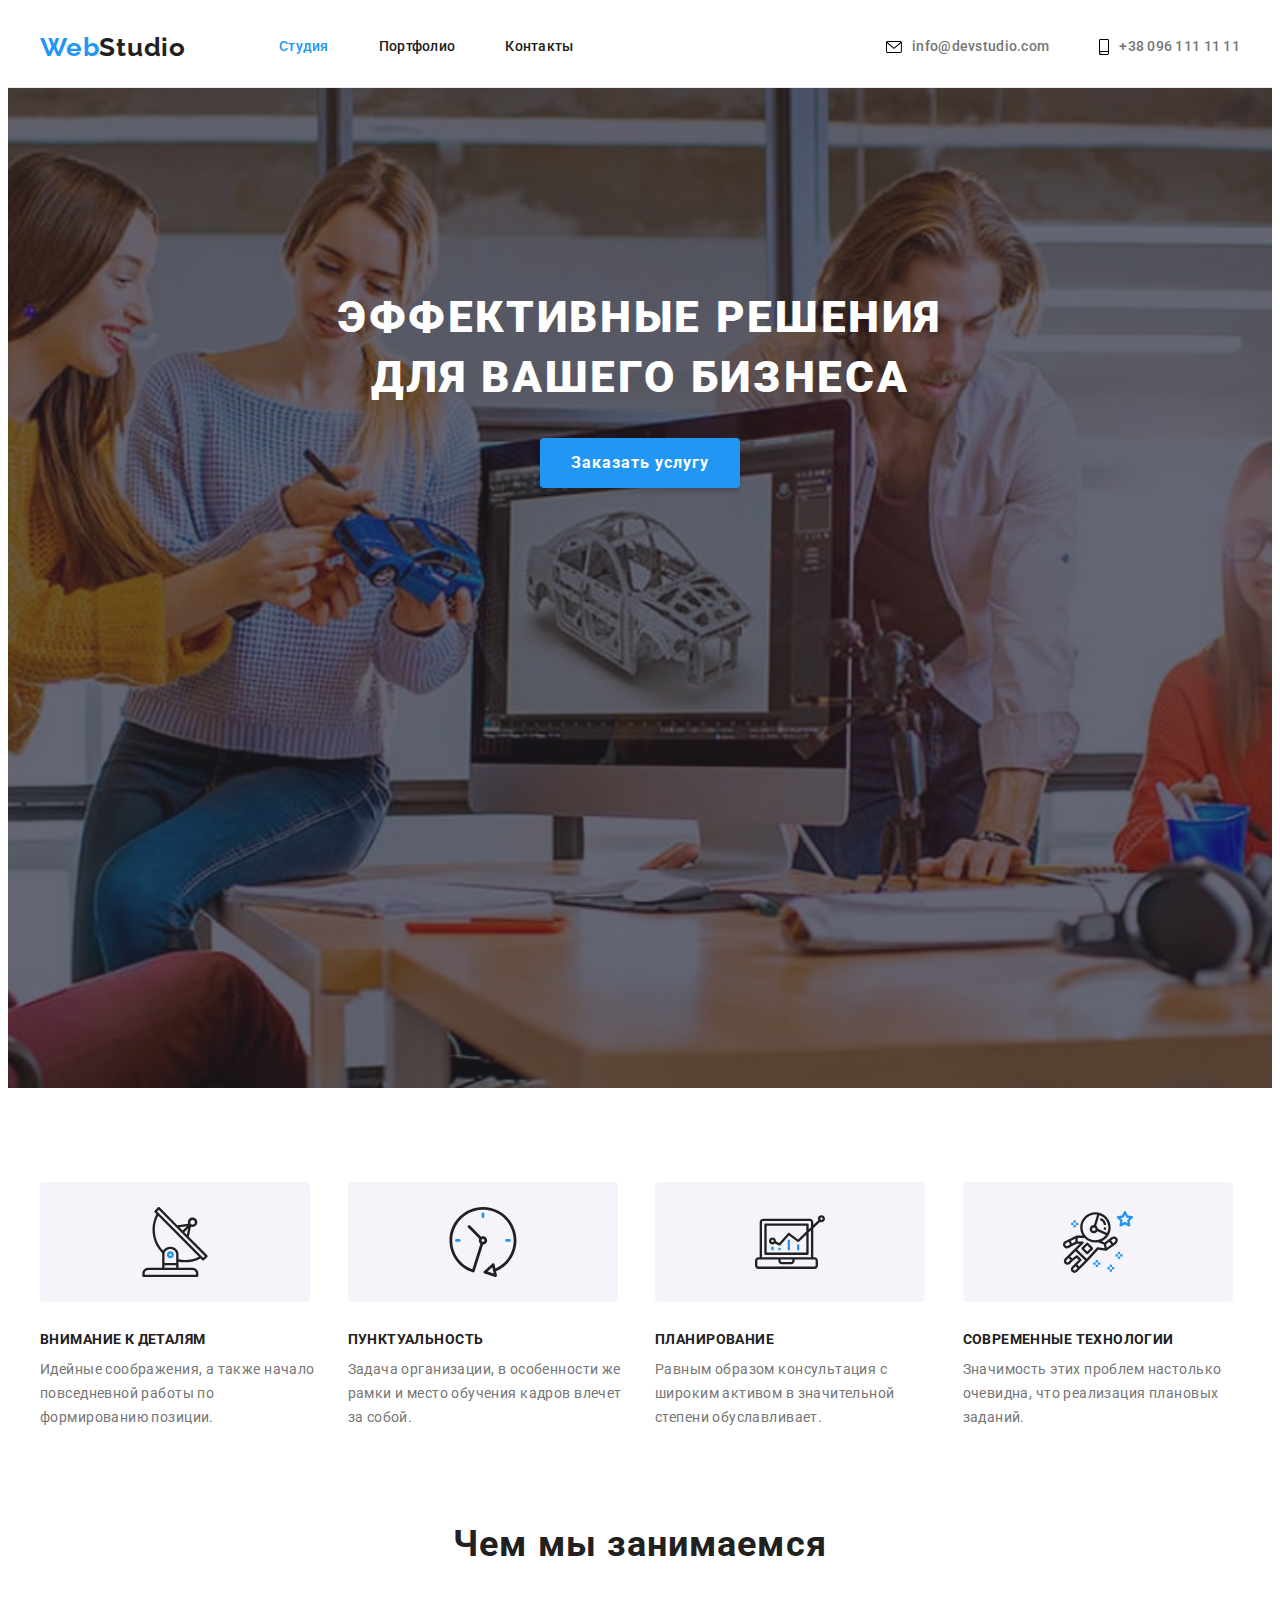
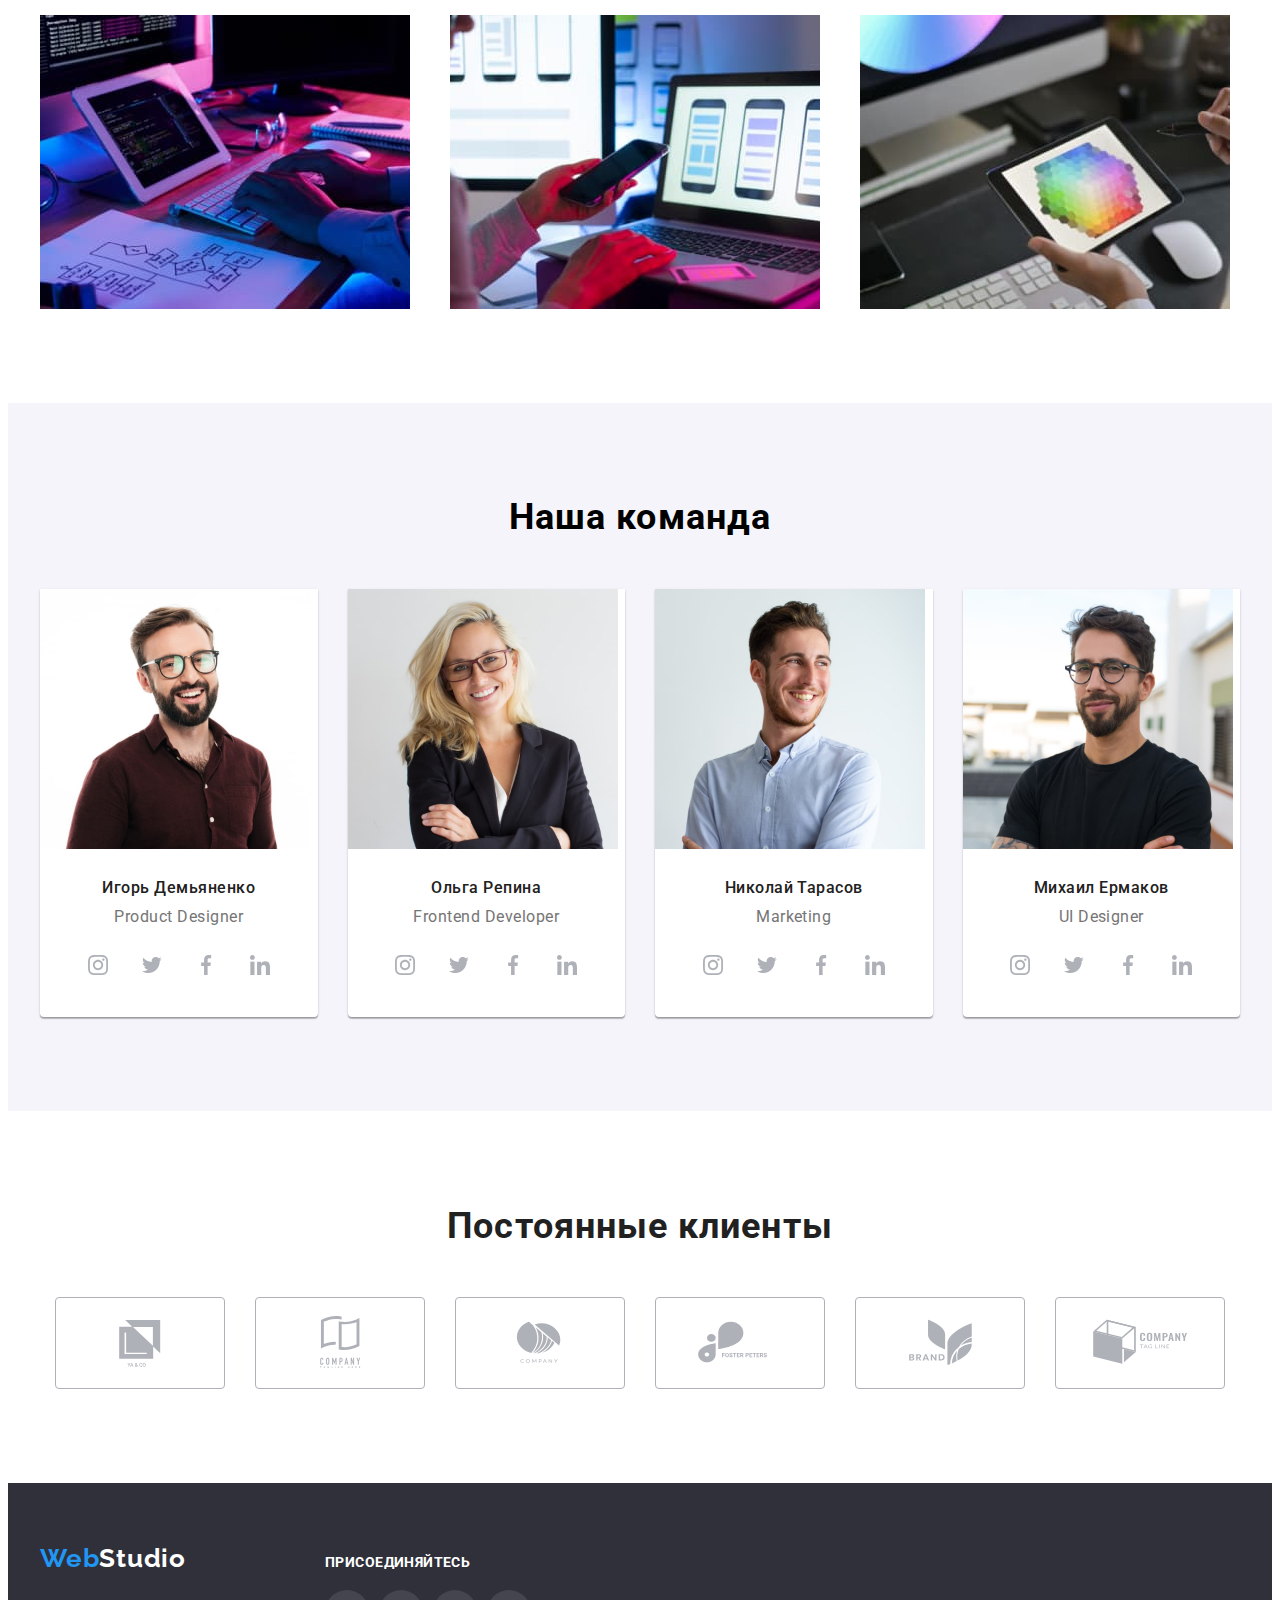
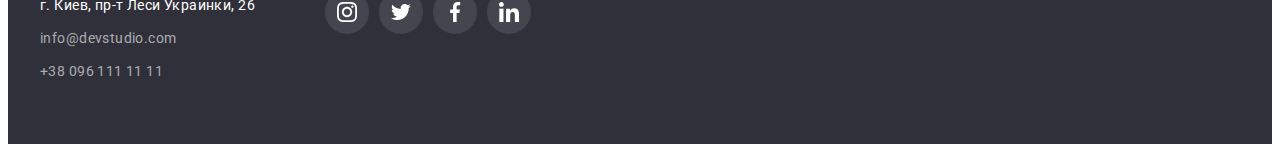
<file: index.html>
<!DOCTYPE html>
<html lang="ru">
<head>
    <meta charset="UTF-8">
    <meta http-equiv="X-UA-Compatible" content="IE=edge">
    <meta name="viewport" content="width=device-width, initial-scale=1.0">
    <link rel="preconnect" href="https://fonts.googleapis.com" />
    <link rel="preconnect" href="https://fonts.gstatic.com" crossorigin />
    <link href="https://fonts.googleapis.com/css2?family=Roboto:wght@400;500;700;900&family=Raleway:wght@700&display=swap"
        rel="stylesheet" 
    />
    <title>WebStudio Main</title>
    <link rel="stylesheet" href="https://cdnjs.cloudflare.com/ajax/libs/modern-normalize/1.1.0/modern-normalize.min.css"
        integrity="sha512-wpPYUAdjBVSE4KJnH1VR1HeZfpl1ub8YT/NKx4PuQ5NmX2tKuGu6U/JRp5y+Y8XG2tV+wKQpNHVUX03MfMFn9Q=="
        crossorigin="anonymous" referrerpolicy="no-referrer" />
    <link rel="stylesheet" href="./styles.css" />
</head>
    <body>
    <!--Section 1 header--> 
    <header class="header">
        <div class="container">
            <a class="header-logo link" href="./index.html">Web<span class="header-logo-a">Studio</span></a>
            <nav class="header-nav">
                <ul class="header-list list">
                    <li class="header-item"><a class="header-item link current" href="./index.html">Студия</a></li>
                    <li class="header-item"><a class="header-item link" href="./portfolio.html">Портфолио</a></li>
                    <li class="header-item"><a class="header-item link" href="">Контакты</a></li>
                </ul>
            </nav>
            <div class="header-contacts">
                <a class="header-link link" href="mailto:info@devstudio.com">
                    <svg class="header-icon" width="16" height="12">
                        <use href="./images/icons/symbol-defs.svg#icon-envelope"></use>
                    </svg>
                    info@devstudio.com</a>
                <a class="header-link link" href="tel:+380961111111">
                    <svg class="header-icon" width="10" height="16">
                        <use href="./images/icons/symbol-defs.svg#icon-smartphone"></use>
                    </svg>
                    +38 096 111 11 11</a>
            </div>
        </div>
    </header>
    <main>
    <!--Section 2 hero -->
        <section class="hero">
            <div class="container">
            <div class="hero-pic">   
            <h1 class="hero-title">Эффективные решения для вашего бизнеса</h1>
                <button type="button" class="hero-btn btn">Заказать услугу</button>
            </div>
            </div>
        </section>
    <!--Section 3 benefits -->
        <section class="benefits section">
            <div class="container">
            <ul class="benefits-list list">
                <li class="benefits-item">
                    <div class="benefits-icons">
                    <svg class="benefits-icon">
                        <use href="./images/icons/symbol-defs.svg#icon-antenna"></use>
                    </svg>
                    </div>
                    <p class="benefits-item-up">Внимание к деталям</p>
                    <p class="benefits-item-low">Идейные соображения, а также начало повседневной работы по формированию позиции.</p>
                </li>
                <li class="benefits-item">
                    <div class="benefits-icons">
                    <svg class="benefits-icon">
                        <use href="./images/icons/symbol-defs.svg#icon-clock"></use>
                    </svg>
                    </div>
                    <p class="benefits-item-up">Пунктуальность</p>
                    <p class="benefits-item-low">Задача организации, в особенности же рамки и место обучения кадров влечет за собой.</p>
                </li>
                <li class="benefits-item">
                    <div class="benefits-icons">
                    <svg class="benefits-icon">
                        <use href="./images/icons/symbol-defs.svg#icon-diagram"></use>
                    </svg>
                    </div>
                    <p class="benefits-item-up">Планирование</p>
                    <p class="benefits-item-low">Равным образом консультация с широким активом в значительной степени обуславливает.</p>
                </li>
                <li class="benefits-item">
                    <div class="benefits-icons">
                    <svg class="benefits-icon">
                        <use href="./images/icons/symbol-defs.svg#icon-astronaut"></use>
                    </svg>
                    </div>
                    <p class="benefits-item-up">Современные технологии</p>
                    <p class="benefits-item-low">Значимость этих проблем настолько очевидна, что реализация плановых заданий.</p>
                </li>
            </ul>
            </div>
        </section>
    <!--Section 4 what-we-do -->
        <section class="we-do section">
            <div class="container">
            <h2 class="we-do-title">Чем мы занимаемся</h2>
            <ul class="we-do-list">
                <li class="we-do-item list"><img src="./images/we-do-1.jpg" alt="десктопный приложения" width="370"></li>
                <li class="we-do-item list"><img src="./images/we-do-2.jpg" alt="мобильные приложения" width="370"></li>
                <li class="we-do-item list"><img src="./images/we-do-3.jpg" alt="дизайнерские решения" width="370"></li>
            </ul>
            </div>
        </section>
    <!--Section 5 our-team -->
        <section class="our-team section">
            <div class="container">
            <h2 class="our-team-title">Наша команда</h2>
            <ul class="our-team-list list">
                <li class="our-team-item">
                    <img src="./images/team-1.jpg" alt="" width="270">
                    <div class="our-team-name"> 
                    <h3 class="our-team-item-up">Игорь Демьяненко</p>
                    <p class="our-team-item-low" lang="en">Product Designer</p>
                    <ul class="team-social-list list ">
                        <li class="team-social-item">
                            <a href="" class="team-social-link link">
                                <svg class="team-social-icon" width="20" height="20">
                                    <use href="./images/icons/symbol-defs.svg#icon-instagram"></use>
                                </svg>
                            </a></li>
                        <li class="team-social-item">
                            <a href="" class="team-social-link link">
                                <svg class="team-social-icon" width="20" height="20">
                                    <use href="./images/icons/symbol-defs.svg#icon-twitter"></use>
                                </svg>
                            </a></li>
                        <li class="team-social-item">
                            <a href="" class="team-social-link link">
                                <svg class="team-social-icon" width="20" height="20">
                                    <use href="./images/icons/symbol-defs.svg#icon-facebook"></use>
                                </svg>
                            </a></li>
                        <li class="team-social-item">
                            <a href="" class="team-social-link link">
                                <svg class="team-social-icon" width="20" height="20">
                                    <use href="./images/icons/symbol-defs.svg#icon-linkedin"></use>
                                </svg>
                            </a></li>
                    </ul>
                </div>
                </li>
                <li class="our-team-item">
                    <img src="./images/team-2.jpg" alt="" width="270">
                    <div class="our-team-name">
                    <h3 class="our-team-item-up">Ольга Репина</p>
                    <p class="our-team-item-low" lang="en">Frontend Developer</p>
                        <ul class="team-social-list list ">
                            <li class="team-social-item">
                                <a href="" class="team-social-link link">
                                    <svg class="team-social-icon" width="20" height="20">
                                        <use href="./images/icons/symbol-defs.svg#icon-instagram"></use>
                                    </svg>
                                </a>
                            </li>
                            <li class="team-social-item">
                                <a href="" class="team-social-link link">
                                    <svg class="team-social-icon" width="20" height="20">
                                        <use href="./images/icons/symbol-defs.svg#icon-twitter"></use>
                                    </svg>
                                </a>
                            </li>
                            <li class="team-social-item">
                                <a href="" class="team-social-link link">
                                    <svg class="team-social-icon" width="20" height="20">
                                        <use href="./images/icons/symbol-defs.svg#icon-facebook"></use>
                                    </svg>
                                </a>
                            </li>
                            <li class="team-social-item">
                                <a href="" class="team-social-link link">
                                    <svg class="team-social-icon" width="20" height="20">
                                        <use href="./images/icons/symbol-defs.svg#icon-linkedin"></use>
                                    </svg>
                                </a>
                            </li>
                        </ul>
                </div>
                </li>
                <li class="our-team-item">
                    <img src="./images/team-3.jpg" alt="" width="270">
                    <div class="our-team-name">
                    <h3 class="our-team-item-up">Николай Тарасов</p>
                    <p class="our-team-item-low" lang="en">Marketing</p>
                        <ul class="team-social-list list ">
                            <li class="team-social-item">
                                <a href="" class="team-social-link link">
                                    <svg class="team-social-icon" width="20" height="20">
                                        <use href="./images/icons/symbol-defs.svg#icon-instagram"></use>
                                    </svg>
                                </a>
                            </li>
                            <li class="team-social-item">
                                <a href="" class="team-social-link link">
                                    <svg class="team-social-icon" width="20" height="20">
                                        <use href="./images/icons/symbol-defs.svg#icon-twitter"></use>
                                    </svg>
                                </a>
                            </li>
                            <li class="team-social-item">
                                <a href="" class="team-social-link link">
                                    <svg class="team-social-icon" width="20" height="20">
                                        <use href="./images/icons/symbol-defs.svg#icon-facebook"></use>
                                    </svg>
                                </a>
                            </li>
                            <li class="team-social-item">
                                <a href="" class="team-social-link link">
                                    <svg class="team-social-icon" width="20" height="20">
                                        <use href="./images/icons/symbol-defs.svg#icon-linkedin"></use>
                                    </svg>
                                </a>
                            </li>
                        </ul>
                </div>
                </li>
                <li class="our-team-item">
                    <img src="./images/team-4.jpg" alt="" width="270">
                    <div class="our-team-name">
                    <h3 class="our-team-item-up">Михаил Ермаков</p>
                    <p class="our-team-item-low" lang="en">UI Designer</p>
                    <ul class="team-social-list list ">
                        <li class="team-social-item">
                            <a href="" class="team-social-link link">
                                <svg class="team-social-icon" width="20" height="20">
                                    <use href="./images/icons/symbol-defs.svg#icon-instagram"></use>
                                </svg>
                            </a>
                        </li>
                        <li class="team-social-item">
                            <a href="" class="team-social-link link">
                                <svg class="team-social-icon" width="20" height="20">
                                    <use href="./images/icons/symbol-defs.svg#icon-twitter"></use>
                                </svg>
                            </a>
                        </li>
                        <li class="team-social-item">
                            <a href="" class="team-social-link link">
                                <svg class="team-social-icon" width="20" height="20">
                                    <use href="./images/icons/symbol-defs.svg#icon-facebook"></use>
                                </svg>
                            </a>
                        </li>
                        <li class="team-social-item">
                            <a href="" class="team-social-link link">
                                <svg class="team-social-icon" width="20" height="20">
                                    <use href="./images/icons/symbol-defs.svg#icon-linkedin"></use>
                                </svg>
                            </a>
                        </li>
                    </ul>
                </div>
                </li>
            </ul>
            </div>
        </section>
        <!--Section 6 CLIENTS -->
        <section class="client">
            <div class="container">
                <h2 class="client-title">Постоянные клиенты</h2>
                <ul class="client-list list">
                    <li class="client-item"><a href="" class="client-link link">
                        <svg class="client-icon" width="170" height="92">
                                    <use href="./images/icons/symbol-defs.svg#icon-Client-1"></use>
                                </svg>
                    </a></li>
                    <li class="client-item"><a href="" class="client-link link">
                        <svg class="client-icon" width="170" height="92">
                                    <use href="./images/icons/symbol-defs.svg#icon-Client-2"></use>
                                </svg>
                    </a></li>
                    <li class="client-item"><a href="" class="client-link link">
                        <svg class="client-icon" width="170" height="92">
                                    <use href="./images/icons/symbol-defs.svg#icon-Client-3"></use>
                                </svg>
                    </a></li>
                    <li class="client-item"><a href="" class="client-link link">
                        <svg class="client-icon" width="170" height="92">
                                    <use href="./images/icons/symbol-defs.svg#icon-Client-4"></use>
                                </svg>
                    </a></li>
                    <li class="client-item"><a href="" class="client-link link">
                        <svg class="client-icon" width="170" height="92">
                                    <use href="./images/icons/symbol-defs.svg#icon-Client-5"></use>
                                </svg>
                    </a></li>
                    <li class="client-item"><a href="" class="client-link link">
                        <svg class="client-icon" width="170" height="92">
                                    <use href="./images/icons/symbol-defs.svg#icon-Client-6"></use>
                                </svg>
                    </a></li>
                </ul>
            </div>
        </section>
    </main>
    <!--Section FOOTER -->
    <footer class="footer section">
        <div class="container">
            <div class="footer-all">
            <div class="footer-info">   
            <a class="footer-logo link" href="./index.html">Web<span class="footer-logo-a">Studio</span></a>
                <address>
                <ul class="footer-list list">
                    <li class="footer-item"><a href="https://goo.gl/maps/JQPirbtN8Ry6AJ1e7" target="_blank" class="footer-address link">г. Киев, пр-т Леси Украинки, 26</a></li>
                    <li class="footer-item"><a href="mailto:info@devstudio.com" class="link footer-link">info@devstudio.com</a></li>
                    <li class="footer-item"><a href="tel:+380961111111" class="link footer-link">+38 096 111 11 11</a></li>
                </ul>
                </address>
            </div>
            <div class="footer-social">
                <h3 class="footer-social-h">Присоединяйтесь</h3>
                <ul class="footer-social-list list">
                    <li class="footer-social-item">
                        <a href="" class="footer-social-link link">
                            <svg class="footer-social-icon" width="20" height="20">
                                <use href="./images/icons/symbol-defs.svg#icon-instagram"></use>
                            </svg>
                        </a>
                    </li>
                    <li class="footer-social-item">
                        <a href="" class="footer-social-link link">
                            <svg class="footer-social-icon" width="20" height="20">
                                <use href="./images/icons/symbol-defs.svg#icon-twitter"></use>
                            </svg>
                        </a>
                    </li>
                    <li class="footer-social-item">
                        <a href="" class="footer-social-link link">
                            <svg class="footer-social-icon" width="20" height="20">
                                <use href="./images/icons/symbol-defs.svg#icon-facebook"></use>
                            </svg>
                        </a>
                    </li>
                    <li class="footer-social-item">
                        <a href="" class="footer-social-link link">
                            <svg class="footer-social-icon" width="20" height="20">
                                <use href="./images/icons/symbol-defs.svg#icon-linkedin"></use>
                            </svg>
                        </a>
                    </li>
                </ul>
            </div>
            </div>
        </div>
    </footer>
    </body>
</html>
</file>
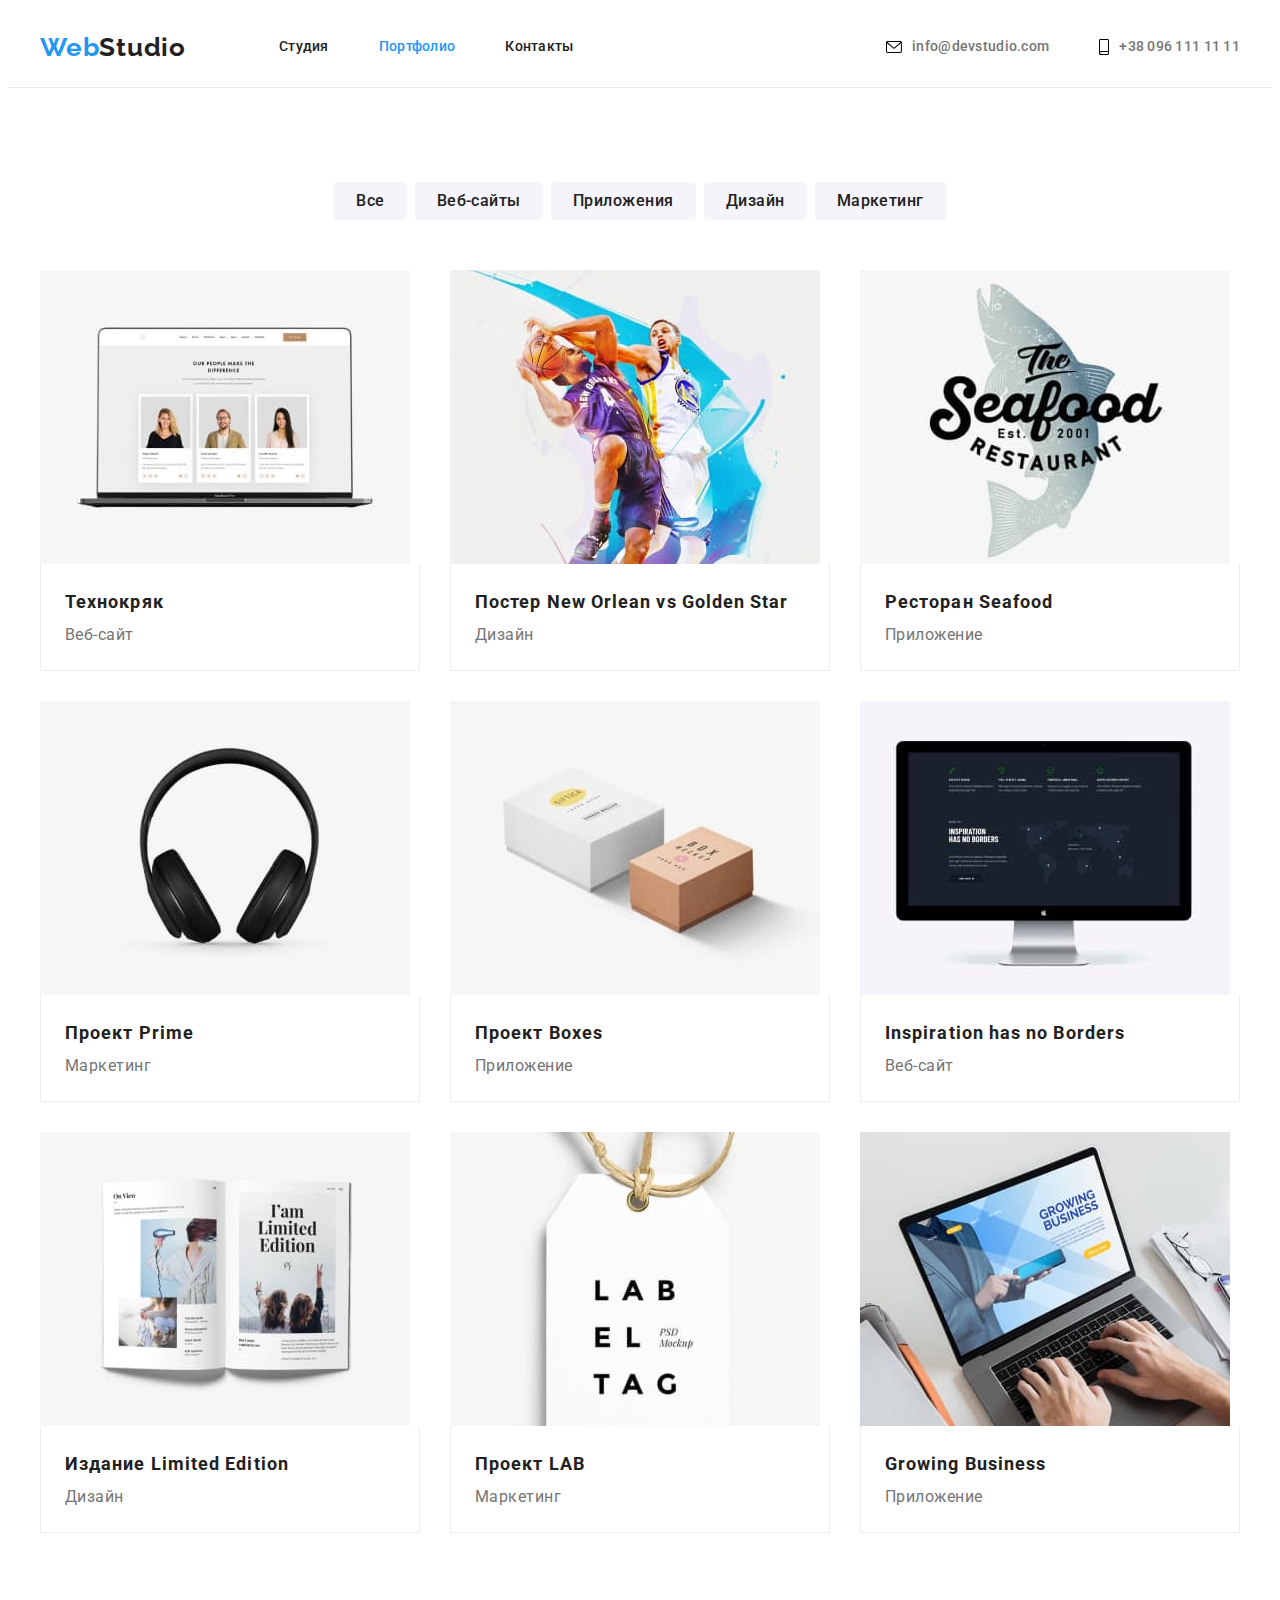
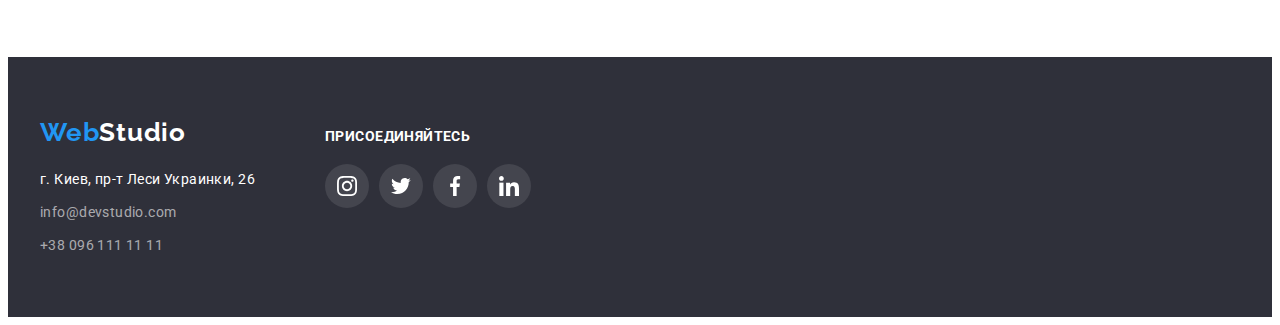
<file: portfolio.html>
<!DOCTYPE html>
<html lang="en">
<head>
    <meta charset="UTF-8" />
    <meta http-equiv="X-UA-Compatible" content="IE=edge" />
    <meta name="viewport" content="width=device-width, initial-scale=1.0" />
    <link rel="preconnect" href="https://fonts.googleapis.com" />
    <link rel="preconnect" href="https://fonts.gstatic.com" crossorigin />
    <link href="https://fonts.googleapis.com/css2?family=Roboto:wght@400;500;700;900&family=Raleway:wght@700&display=swap"
        rel="stylesheet" 
    />
    <title>Portfolio - Webstudio</title>
    <link rel="stylesheet" href="https://cdnjs.cloudflare.com/ajax/libs/modern-normalize/1.1.0/modern-normalize.min.css"
        integrity="sha512-wpPYUAdjBVSE4KJnH1VR1HeZfpl1ub8YT/NKx4PuQ5NmX2tKuGu6U/JRp5y+Y8XG2tV+wKQpNHVUX03MfMFn9Q=="
        crossorigin="anonymous" referrerpolicy="no-referrer" />
    <link rel="stylesheet" href="./styles.css" />
</head>
    <body>
    <!--Section 1 header-->
    <header class="header">
        <div class="container">
        <a class="header-logo link" href="./index.html">Web<span class="header-logo-a">Studio</span></a>
            <nav class="header-nav">
                <ul class="header-list list">
                    <li class="header-item"><a class="header-item link" href="./index.html">Студия</a></li>
                    <li class="header-item"><a class="header-item link current" href="./portfolio.html">Портфолио</a></li>
                    <li class="header-item"><a class="header-item link" href="">Контакты</a></li>
                </ul>
            </nav>
        <div class="header-contacts">
            <a class="header-link link" href="mailto:info@devstudio.com">
                <svg class="header-icon" width="16" height="12">
                    <use href="./images/icons/symbol-defs.svg#icon-envelope"></use>
                </svg>
                info@devstudio.com</a>
            <a class="header-link link" href="tel:+380961111111">
                <svg class="header-icon" width="10" height="16">
                    <use href="./images/icons/symbol-defs.svg#icon-smartphone"></use>
                </svg>
                +38 096 111 11 11</a>
        </div>
        </div>
    </header>
    <main>
    <!--Section 2 Projects -->
    <section class="pf-projects section">
        <div class="container">
            <ul class="pf-btns-list list">
                <li class="pf-btns-li"><button type="button" class="pf-btns-item btn">Все</button></li>
                <li class="pf-btns-li"><button type="button" class="pf-btns-item btn">Веб-сайты</button></li>
                <li class="pf-btns-li"><button type="button" class="pf-btns-item btn">Приложения</button></li>
                <li class="pf-btns-li"><button type="button" class="pf-btns-item btn">Дизайн</button></li>
                <li class="pf-btns-li"><button type="button" class="pf-btns-item btn">Маркетинг</button></li>
            </ul>
            <ul class="pf-project-list list">
                <li class="pf-project-item">
                    <img src="./images/project-1.jpg" alt="" width="370">
                    <div class="pf-project-border">
                    <p class="pf-project-item-up">Технокряк</p>
                    <p  class="pf-project-item-low">Веб-сайт</p>
                    </div>
                </li>
                <li class="pf-project-item">
                    <img src="./images/project-2.jpg" alt="" width="370">
                    <div class="pf-project-border">
                    <p class="pf-project-item-up">Постер New Orlean vs Golden Star</p>
                    <p  class="pf-project-item-low">Дизайн</p>
                    </div>
                </li>
                <li class="pf-project-item">
                    <img src="./images/project-3.jpg" alt="" width="370">
                    <div class="pf-project-border">
                    <p class="pf-project-item-up">Ресторан Seafood</p>
                    <p  class="pf-project-item-low">Приложение</p>
                    </div>
                </li>
                <li class="pf-project-item">
                    <img src="./images/project-4.jpg" alt="" width="370">
                    <div class="pf-project-border">
                    <p class="pf-project-item-up">Проект Prime</p>
                    <p  class="pf-project-item-low">Маркетинг</p>
                    </div>
                </li>
                <li class="pf-project-item">
                    <img src="./images/project-5.jpg" alt="" width="370">
                    <div class="pf-project-border">
                    <p class="pf-project-item-up">Проект Boxes</p>
                    <p  class="pf-project-item-low">Приложение</p>
                    </div>
                </li>
                <li class="pf-project-item">
                    <img src="./images/project-6.jpg" alt="" width="370">
                    <div class="pf-project-border">
                    <p class="pf-project-item-up">Inspiration has no Borders</p>
                    <p  class="pf-project-item-low">Веб-сайт</p>
                    </div>
                </li>
                <li class="pf-project-item">
                    <img src="./images/project-7.jpg" alt="" width="370">
                    <div class="pf-project-border">
                    <p class="pf-project-item-up">Издание Limited Edition</p>
                    <p  class="pf-project-item-low">Дизайн</p>
                    </div>
                </li>
                <li class="pf-project-item">
                    <img src="./images/project-8.jpg" alt="" width="370">
                    <div class="pf-project-border">
                    <p class="pf-project-item-up">Проект LAB</p>
                    <p  class="pf-project-item-low">Маркетинг</p>
                    </div>
                </li>
                <li class="pf-project-item">
                    <img src="./images/project-9.jpg" alt="" width="370">
                    <div class="pf-project-border">
                    <p class="pf-project-item-up">Growing Business</p>
                    <p  class="pf-project-item-low">Приложение</p>
                    </div>
                </li>
            </ul>
            </div>
        </section>
    </main>
    <footer class="footer section">
        <div class="container">
            <div class="footer-all">
                <div class="footer-info">
                    <a class="footer-logo link" href="./index.html">Web<span class="footer-logo-a">Studio</span></a>
                    <address>
                        <ul class="footer-list list">
                            <li class="footer-item"><a href="https://goo.gl/maps/JQPirbtN8Ry6AJ1e7" target="_blank"
                                    class="footer-address link">г. Киев, пр-т Леси Украинки, 26</a></li>
                            <li class="footer-item"><a href="mailto:info@devstudio.com"
                                    class="link footer-link">info@devstudio.com</a></li>
                            <li class="footer-item"><a href="tel:+380961111111" class="link footer-link">+38 096 111 11
                                    11</a></li>
                        </ul>
                    </address>
                </div>
                <div class="footer-social">
                    <h3 class="footer-social-h">Присоединяйтесь</h3>
                    <ul class="footer-social-list list">
                        <li class="footer-social-item">
                            <a href="" class="footer-social-link link">
                                <svg class="footer-social-icon" width="20" height="20">
                                    <use href="./images/icons/symbol-defs.svg#icon-instagram"></use>
                                </svg>
                            </a>
                        </li>
                        <li class="footer-social-item">
                            <a href="" class="footer-social-link link">
                                <svg class="footer-social-icon" width="20" height="20">
                                    <use href="./images/icons/symbol-defs.svg#icon-twitter"></use>
                                </svg>
                            </a>
                        </li>
                        <li class="footer-social-item">
                            <a href="" class="footer-social-link link">
                                <svg class="footer-social-icon" width="20" height="20">
                                    <use href="./images/icons/symbol-defs.svg#icon-facebook"></use>
                                </svg>
                            </a>
                        </li>
                        <li class="footer-social-item">
                            <a href="" class="footer-social-link link">
                                <svg class="footer-social-icon" width="20" height="20">
                                    <use href="./images/icons/symbol-defs.svg#icon-linkedin"></use>
                                </svg>
                            </a>
                        </li>
                    </ul>
                </div>
            </div>
        </div>
    </footer>
    </body>
</html>
</file>
<file: styles.css>
:root {
  --main-blue: #2196f3;
  --first-text: #212121;
  --main-background: #e5e5e5;
  --text-low: #757575;
}


*::before,
*::after {
  box-sizing: border-box;
}

p,
h1,
h2,
h3,
h4,
h5,
h6 {
  margin: 0;
}

ul,
ol {
  margin: 0;
  padding-left: 0;
}

img {
  display: block;
  max-width: 100%;
  height: auto
}

body {
  color: var(----main-background);
  font-family: "Roboto", sans-serif;
}

.list {
  list-style: none;
}

.link {
  text-decoration: none;
  cursor: pointer;
}

.container {
  width: 1200px;
  padding-left: 15px;
  padding-right: 15px;  
  margin: 0 auto;
}

.section {
  padding-top: 94px;
  padding-bottom: 94px;
}

.visually-hidden {
  position: absolute;
  white-space: nowrap;
  width: 1px;
  height: 1px;
  overflow: hidden;
  border: 0;
  padding: 0;
  clip: rect(0 0 0 0);
  clip-path: inset(50%);
  margin: -1px;
}

/*-------------- HEADER------------ */

.header {
  background-color: #ffffff;
  padding-top: 24px;
  padding-bottom: 24px;
  border-bottom: 1px solid #ececec;
}

.header .container,
.header-list {
  display: flex;
} 

.header-nav {
  display: flex;
  align-items: center;
  padding: 0;
  margin-right: auto;
}

.header-logo {
  font-family: "Raleway";
  font-weight: 700;
  font-size: 26px;
  line-height: 1.19;
  letter-spacing: 0.03em;
  color: var(--main-blue);
}

.header-list a {
  display: inline-block;
}

.header-list .current {
  color: var(--main-blue);
}

.header-logo-a {
  color: var(--first-text);
  margin-right: 93px;
}

.header-item {
  font-weight: 500;
  font-size: 14px;
  line-height: 1.14;
  letter-spacing: 0.02em;
  color: var(--first-text);
}

.header-item:not(:last-child) {
  margin-right: 50px;
}

.header-item:hover,
.header-item:focus {
  color: var(--main-blue);
}

.header-contacts {
  display: flex;
  justify-content: flex-end;
  align-items: center;
}

.header-link:last-child {
  padding-right: 0px;
  margin-left: 50px;
}

.header-link {
  font-weight: 500;
  font-size: 14px;
  line-height: 1.14;
  letter-spacing: 0.02em;
  color: var(--text-low);
}

.header-link:hover,
.header-link:focus {
  color: var(--main-blue);
}

.header-link {
  display: inline-flex;
  flex-wrap: nowrap;
  align-items: center;
  justify-content: flex-end;
}

.header-link:hover .header-icon,
.header-link:focus .header-icon {
  fill: var(--main-blue);
}

.header-icon {
  margin-right: 10px;
}

/*--------------HERO------------ */

.hero {
  background-color: #C4C4C4;
  padding-top: 200px;
  padding-bottom: 200px;
  max-width: 1600px;
  height: 600px;
  margin-left: auto;
  margin-right: auto;
  background-image: linear-gradient(rgba(47, 48, 58, 0.4), rgba(47, 48, 58, 0.4)), url(./images/bg-hero.jpg); 
  background-position: center;
  background-repeat: no-repeat;
  background-size: cover;
}

.hero-title {
  font-weight: 900;
  font-size: 44px;
  line-height: 1.36;
  text-align: center;
  letter-spacing: 0.06em;
  text-transform: uppercase;
  color: #ffffff;
  max-width: 696px;
  margin: 0 auto;
  margin-bottom: 30px;
}

.hero-btn {
  font-family: 'Roboto';
  font-style: normal;
  font-weight: 700;
  font-size: 16px;
  line-height: 1.87;
  display: block;
  letter-spacing: 0.06em;
  color: #ffffff;
  background: var(--main-blue);
  box-shadow: 0px 4px 4px rgba(0, 0, 0, 0.15);
  border-radius: 4px;
  cursor: pointer;
  height: 50px;
  min-width: 200px;
  text-align: center;
  margin: 0 auto;
  border: 0;
}

.hero-btn:hover,
.hero-btn:focus {
  background-color: #188ce8;
}

/*--------------BENEFITS------------ */

.benefits {
  background-color: var(----main-background);
  padding-bottom: 0;
}

.benefits .container {
  display: flex;
}

.benefits-list {
  display: flex;
}

.benefits-item {
  width: calc((100% - 90px) / 4);
}

.benefits-item + .benefits-item {
  margin-left: 30px;
}

.benefits-item-up {
  font-weight: 700;
  font-size: 14px;
  line-height: 1.14;
  letter-spacing: 0.03em;
  text-transform: uppercase;
  color: var(--first-text);
  margin-bottom: 10px;
}

.benefits-item-low {
  font-weight: 400;
  font-size: 14px;
  line-height: 1.71;
  letter-spacing: 0.03em;
  color: var(--text-low);
}

.benefits-icons {
  display: flex;
  justify-content: center;
  align-items: center;
  height: 120px;
  width: 270px;
  background: #F5F4FA;
  border-radius: 4px;
  margin-bottom: 30px;
}

.benefits-icon {
  height: 70px;
}

/*--------------WE-DO------------ */

.we-do {
  background-color: var(----main-background);
}

.we-do-list {
  display: flex;
  margin-left: -30px;
}

.we-do-item {
  flex-basis: calc(100% / 3 - 30px);
  width: calc((100% - 90px) / 3);
  margin-left: 30px;
}

.we-do-title {
  font-weight: 700;
  font-size: 36px;
  line-height: 1.16;
  text-align: center;
  letter-spacing: 0.03em;
  color: var(--first-text);
  margin-bottom: 50px;
}

/*--------------OUR-TEAM------------ */

.our-team {
  background-color: #f5f4fa;
}

.our-team-list {
  display: flex;
  flex-wrap: wrap;
  margin-left: -30px;
}

.our-team-item {
  background-color: #ffffff;
  flex-basis: calc(100% / 4 - 30px);
  margin-left: 30px;
  box-shadow: 0px 1px 3px rgba(0, 0, 0, 0.12),
  0px 1px 1px rgba(0, 0, 0, 0.14),
  0px 2px 1px rgba(0, 0, 0, 0.2);
  border-radius: 0px 0px 4px 4px;
}

.our-team-name {
  padding-top: 30px;
  padding-bottom: 30px;
}

.our-team-title {
  font-weight: 700;
  font-size: 36px;
  line-height: 1.16;
  text-align: center;
  letter-spacing: 0.03em;
  margin-bottom: 50px;
}

.our-team-item-up {
  font-weight: 500;
  font-size: 16px;
  line-height: 1.18;
  text-align: center;
  letter-spacing: 0.03em;
  color: var(--first-text);
}

.our-team-item-low {
  font-weight: 400;
  font-size: 16px;
  line-height: 1.18;
  text-align: center;
  letter-spacing: 0.03em;
  color: var(--text-low);
  margin-top: 10px;
  margin-bottom: 16px;
}

.team-social-list {
  display: flex;
  justify-content: center;
}

.team-social-item + .team-social-item {
  margin-left: 10px;
}

.team-social-icon {
  fill: #AFB1B8;
}

.team-social-link {
  height: 44px;
  width: 44px;;
  border-radius: 50%;
  display: flex;
  align-items: center;
  justify-content: center;
}

.team-social-link:hover,
.team-social-link:focus {
  background-color: var(--main-blue);
}

.team-social-link:hover .team-social-icon,
.team-social-link:focus .team-social-icon {
  fill: #ffffff;
}

/*--------------OUR CLIENTS------------ */

.client {
  padding-top: 94px;
  padding-bottom: 94px;
  margin-right: auto;
  margin-left: auto;
}

.client-title {
  font-weight: 700;
  font-size: 36px;
  line-height: 1.17;
  text-align: center;
  letter-spacing: 0.03em;
  color: #212121;
  margin-bottom: 50px;
}

.client-list {
  display: flex;
  justify-content: center;
  align-items: center;
}

.client-item {
  display: flex;
  justify-content: center;
  align-items: center;
  height: 92px;
  width: 170px;
  border: 1px solid #AFB1B8;
  box-sizing: border-box;
  border-radius: 4px;
}

.client-item:not(:first-child) {
  margin-left: 30px;
}

.client-link {
  display: flex;
  justify-content: center;
  align-items: center;
  fill: #afb1b8;
}

.client-link:hover,
.client-link:focus {
  color: var(--main-blue);
  border: 1px solid var(--main-blue);
}


.client-link:hover .client-icon,
.client-link:focus .client-icon {
  fill: var(--main-blue);
}



/*--------------PORTFOLIO------------ */

.pf-btns-list {
  display: flex;
  justify-content: center;
  margin-bottom: 50px;
}

.pf-btns-li + .pf-btns-li {
  margin-left: 8px;
}

.pf-project-list {
  display: flex;
  flex-wrap: wrap;
  margin-left: -30px;
  margin-top: 50px;
}

.pf-project-item {
  flex-basis: calc(100% / 3 - 30px);
  width: calc((100% - 90px) / 3);
  margin-left: 30px;
  margin-bottom: 30px;
}

.pf-project-item:hover,
.pf-project-item:focus {
  box-shadow: 0px 1px 1px rgba(0, 0, 0, 0.12),
  0px 4px 4px rgba(0, 0, 0, 0.06),
  1px 4px 6px rgba(0, 0, 0, 0.16);
}

.pf-project-item-up {
  font-weight: 700;
  font-size: 18px;
  line-height: 2;
  letter-spacing: 0.06em;
  color: var(--first-text);
}

.pf-project-item-low {
  font-weight: 400;
  font-size: 16px;
  line-height: 1.87;
  letter-spacing: 0.03em;
  color: var(--text-low);
}

.pf-btns-item {
  font-family: 'Roboto';
  font-style: normal;
  font-weight: 500;
  font-size: 16px;
  line-height: 1.63;
  text-align: center;
  letter-spacing: 0.03em;
  color: var(--first-text);
  cursor: pointer;
  background: #f5f4fa;
  border-radius: 4px;
  padding: 6px 22px;
  border: 0;
}

.pf-btns-item:hover,
.pf-btns-item:focus {
  color: #ffffff;
  background-color: var(--main-blue);
  box-shadow: 0px 3px 1px rgba(0, 0, 0, 0.1),
  0px 1px 2px rgba(0, 0, 0, 0.08),
  0px 2px 2px rgba(0, 0, 0, 0.12);
}

.pf-project-border {
  border: 1px solid #eeeeee;
  border-top: none;
  padding: 20px 24px;
}

/*--------------FOOTER------------ */

.footer {
  background-color: #2f303a;
  padding-top: 60px;
  padding-bottom: 60px;
}

.footer-logo {
  font-family: "Raleway";
  font-style: normal;
  font-weight: 700;
  font-size: 26px;
  line-height: 1.19;
  letter-spacing: 0.03em;
  color: var(--main-blue);
  display: block;
  margin-bottom: 20px;
}

.footer-item+.footer-item {
  margin-top: 9px;
}

.footer-logo-a {
  color: #ffffff;
}

.footer-address {
  font-style: normal;
  font-weight: 400;
  font-size: 14px;
  line-height: 1.71;
  letter-spacing: 0.03em;
  color: #ffffff;
  margin-top: 100px;
}

.footer-link {
  font-style: normal;
  font-weight: 400;
  font-size: 14px;
  line-height: 1.71;
  letter-spacing: 0.03em;
  color: rgba(255, 255, 255, 0.6);
}

.footer-link:hover,
.footer-link:focus {
  color: var(--main-blue);
}

.footer-social-list {
  display: flex;
  justify-content: left;
}

.footer-social-item+.footer-social-item {
  margin-left: 10px;
}

.footer-social-icon {
  fill: #ffffff;
}

.footer-social-link {
  height: 44px;
  width: 44px;
  border-radius: 50%;
  display: flex;
  align-items: center;
  justify-content: center;
  background-color: rgba(255, 255, 255, 0.1);;
}

.footer-social-link:hover,
.footer-social-link:focus {
  background-color: var(--main-blue);
}

.footer-social-link:hover .footer-social-icon,
.footer-social-link:focus .footer-social-icon {
  fill: #ffffff;
}

.footer-all {
  display: flex;
  align-items: baseline;
}

.footer-info {
  margin-right: 70px;
}


.footer-social {

}

.footer-social-h {
  font-weight: 700;
  font-size: 14px;
  line-height: 16px;
  letter-spacing: 0.03em;
  text-transform: uppercase;
  color: #FFFFFF;
  margin-bottom: 20px;
}
</file>
